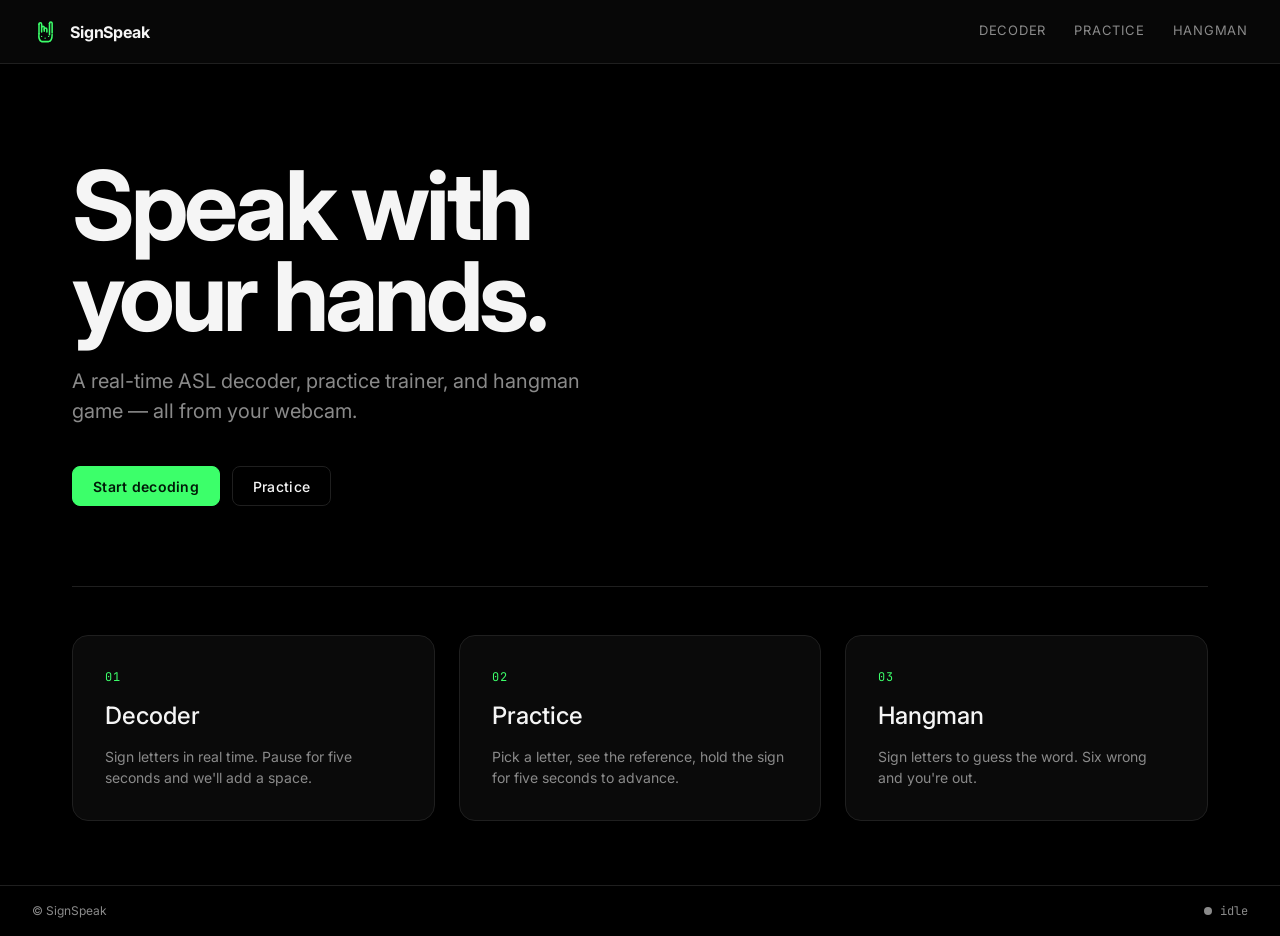
<file: frontend/index.html>
<!doctype html>
<html lang="en">
<head>
  <meta charset="utf-8" />
  <meta name="viewport" content="width=device-width, initial-scale=1" />
  <title>SignSpeak</title>
  <link rel="icon" href="assets/favicon.svg" type="image/svg+xml" />
  <link rel="stylesheet" href="css/tokens.css" />
  <link rel="stylesheet" href="css/base.css" />
  <link rel="stylesheet" href="css/components.css" />
</head>
<body>
  <header class="app-header">
    <a class="brand" href="index.html">
      <img src="assets/signspeak.svg" alt="" class="brand__mark" />
      <span class="brand__word">SignSpeak</span>
    </a>
    <nav class="app-nav">
      <a href="decoder.html">Decoder</a>
      <a href="practice.html">Practice</a>
      <a href="hangman.html">Hangman</a>
    </nav>
  </header>

  <main class="page page--landing">
    <section class="hero">
      <h1 class="hero__title">Speak with<br/>your hands.</h1>
      <p class="hero__lede">A real-time ASL decoder, practice trainer, and hangman game — all from your webcam.</p>
      <div class="hero__cta">
        <a class="btn btn--primary" href="decoder.html">Start decoding</a>
        <a class="btn btn--ghost" href="practice.html">Practice</a>
      </div>
    </section>

    <section class="features">
      <a class="feature" href="decoder.html">
        <div class="feature__num mono">01</div>
        <h2 class="feature__title">Decoder</h2>
        <p class="feature__desc">Sign letters in real time. Pause for five seconds and we'll add a space.</p>
      </a>
      <a class="feature" href="practice.html">
        <div class="feature__num mono">02</div>
        <h2 class="feature__title">Practice</h2>
        <p class="feature__desc">Pick a letter, see the reference, hold the sign for five seconds to advance.</p>
      </a>
      <a class="feature" href="hangman.html">
        <div class="feature__num mono">03</div>
        <h2 class="feature__title">Hangman</h2>
        <p class="feature__desc">Sign letters to guess the word. Six wrong and you're out.</p>
      </a>
    </section>
  </main>

  <footer class="app-footer">
    <span>© SignSpeak</span>
    <span class="status">
      <span class="status__dot" id="ws-status-dot"></span>
      <span id="ws-status-text">idle</span>
    </span>
  </footer>

  <script type="module" src="js/nav.js"></script>
</body>
</html>
</file>
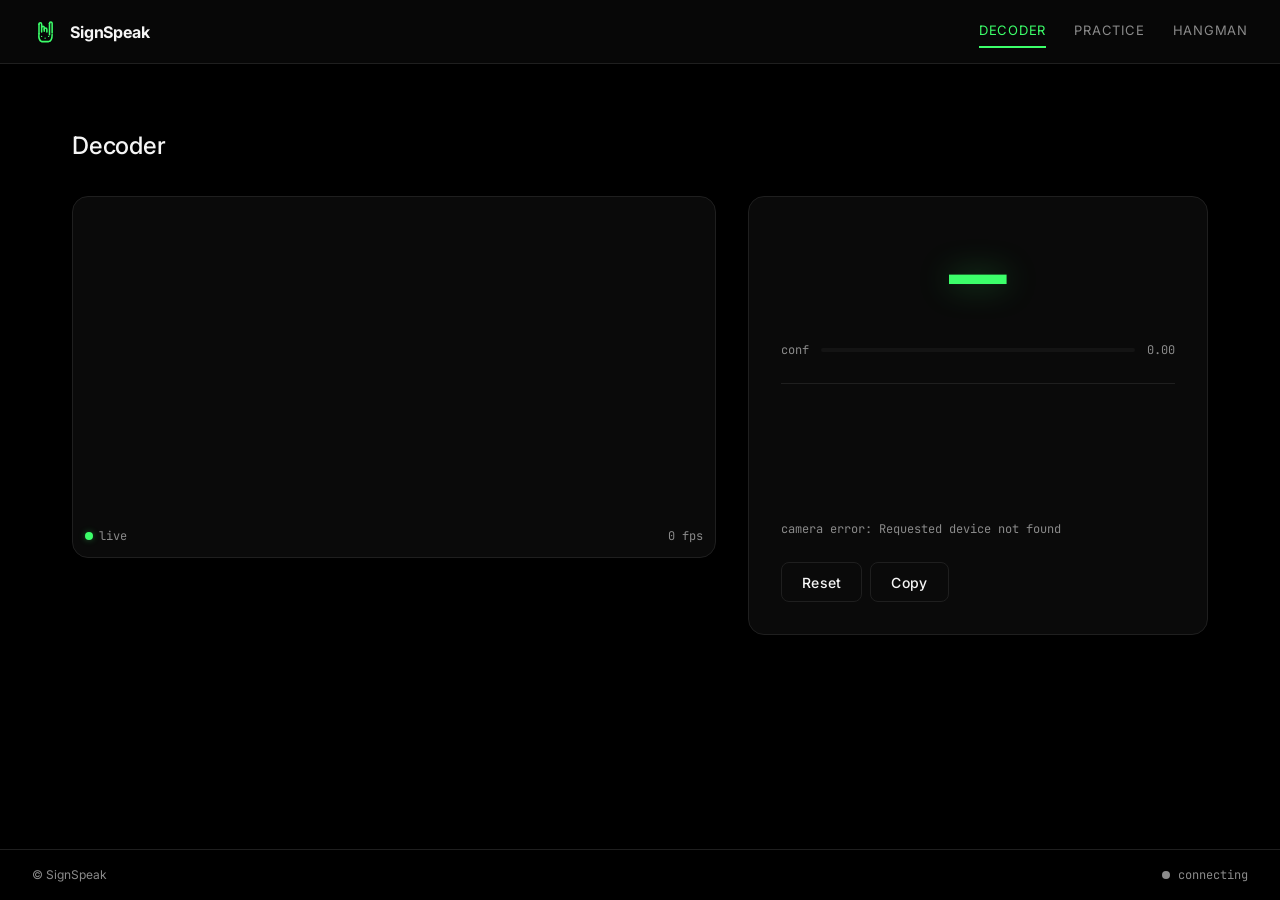
<file: frontend/decoder.html>
<!doctype html>
<html lang="en">
<head>
  <meta charset="utf-8" />
  <meta name="viewport" content="width=device-width, initial-scale=1" />
  <title>Decoder · SignSpeak</title>
  <link rel="icon" href="assets/favicon.svg" type="image/svg+xml" />
  <link rel="stylesheet" href="css/tokens.css" />
  <link rel="stylesheet" href="css/base.css" />
  <link rel="stylesheet" href="css/components.css" />
</head>
<body>
  <header class="app-header">
    <a class="brand" href="index.html">
      <img src="assets/signspeak.svg" alt="" class="brand__mark" />
      <span class="brand__word">SignSpeak</span>
    </a>
    <nav class="app-nav">
      <a href="decoder.html">Decoder</a>
      <a href="practice.html">Practice</a>
      <a href="hangman.html">Hangman</a>
    </nav>
  </header>

  <main class="page page--decoder">
    <h1 class="page__title">Decoder</h1>

    <div class="layout-2">
      <div class="camera-panel">
        <video id="cam-video" autoplay playsinline muted></video>
        <canvas id="cam-overlay"></canvas>
        <div class="camera-meta">
          <span class="rec"><span class="rec__dot"></span> live</span>
          <span class="mono" id="fps">0 fps</span>
        </div>
      </div>

      <aside class="card decoder-output">
        <div class="letter-big mono" id="letter">—</div>
        <div class="confidence">
          <span class="confidence__label mono">conf</span>
          <div class="confidence__bar"><div class="confidence__fill" id="conf-fill"></div></div>
          <span class="confidence__value mono" id="conf">0.00</span>
        </div>

        <div class="divider"></div>

        <div class="text-out mono" id="text-out"></div>
        <div class="hand-status mono" id="hand-status"></div>

        <div class="actions">
          <button class="btn btn--ghost" id="btn-reset">Reset</button>
          <button class="btn btn--ghost" id="btn-copy">Copy</button>
        </div>
      </aside>
    </div>
  </main>

  <footer class="app-footer">
    <span>© SignSpeak</span>
    <span class="status">
      <span class="status__dot" id="ws-status-dot"></span>
      <span id="ws-status-text">connecting</span>
    </span>
  </footer>

  <script type="module" src="js/nav.js"></script>
  <script type="module" src="js/decoder.js"></script>
</body>
</html>
</file>
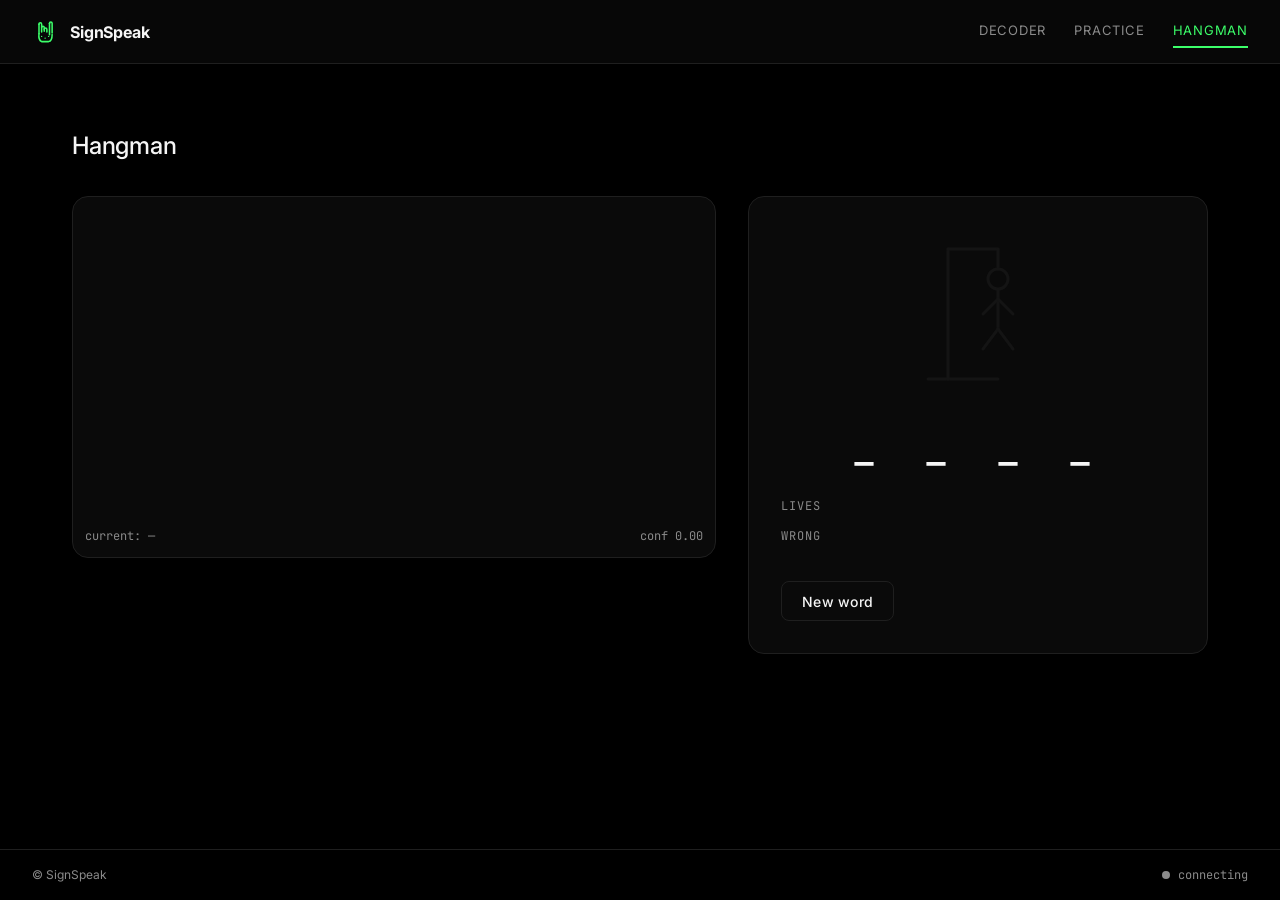
<file: frontend/hangman.html>
<!doctype html>
<html lang="en">
<head>
  <meta charset="utf-8" />
  <meta name="viewport" content="width=device-width, initial-scale=1" />
  <title>Hangman · SignSpeak</title>
  <link rel="icon" href="assets/favicon.svg" type="image/svg+xml" />
  <link rel="stylesheet" href="css/tokens.css" />
  <link rel="stylesheet" href="css/base.css" />
  <link rel="stylesheet" href="css/components.css" />
</head>
<body>
  <header class="app-header">
    <a class="brand" href="index.html">
      <img src="assets/signspeak.svg" alt="" class="brand__mark" />
      <span class="brand__word">SignSpeak</span>
    </a>
    <nav class="app-nav">
      <a href="decoder.html">Decoder</a>
      <a href="practice.html">Practice</a>
      <a href="hangman.html">Hangman</a>
    </nav>
  </header>

  <main class="page page--hangman">
    <h1 class="page__title">Hangman</h1>

    <div class="layout-2">
      <div class="camera-panel">
        <video id="cam-video" autoplay playsinline muted></video>
        <canvas id="cam-overlay"></canvas>
        <div class="camera-meta">
          <span class="mono">current: <span id="current-letter">—</span></span>
          <span class="mono">conf <span id="conf">0.00</span></span>
        </div>
      </div>

      <aside class="card hangman-panel">
        <svg class="hangman-figure" viewBox="0 0 120 160" aria-hidden="true">
          <line class="hpart" data-part="0" x1="10" y1="150" x2="80" y2="150"></line>
          <line class="hpart" data-part="0" x1="30" y1="150" x2="30" y2="20"></line>
          <line class="hpart" data-part="0" x1="30" y1="20" x2="80" y2="20"></line>
          <line class="hpart" data-part="0" x1="80" y1="20" x2="80" y2="40"></line>
          <circle class="hpart" data-part="1" cx="80" cy="50" r="10"></circle>
          <line class="hpart" data-part="2" x1="80" y1="60" x2="80" y2="100"></line>
          <line class="hpart" data-part="3" x1="80" y1="70" x2="65" y2="85"></line>
          <line class="hpart" data-part="4" x1="80" y1="70" x2="95" y2="85"></line>
          <line class="hpart" data-part="5" x1="80" y1="100" x2="65" y2="120"></line>
          <line class="hpart" data-part="6" x1="80" y1="100" x2="95" y2="120"></line>
        </svg>

        <div class="word-mask mono" id="word-mask">_ _ _ _</div>

        <div class="lives mono">
          <span class="lives__label">lives</span>
          <span id="lives-dots"></span>
        </div>

        <div class="wrong-list mono">
          <span class="wrong-list__label">wrong</span>
          <span id="wrong-list"></span>
        </div>

        <div class="actions">
          <button class="btn btn--ghost" id="btn-new">New word</button>
        </div>
      </aside>
    </div>

    <dialog id="end-dialog" class="modal">
      <h2 class="modal__title" id="end-title">You won.</h2>
      <p class="modal__body">The word was <span class="mono" id="end-word"></span>.</p>
      <div class="modal__actions">
        <a class="btn btn--ghost" href="index.html">Home</a>
        <button class="btn btn--primary" id="btn-again">New word</button>
      </div>
    </dialog>
  </main>

  <footer class="app-footer">
    <span>© SignSpeak</span>
    <span class="status">
      <span class="status__dot" id="ws-status-dot"></span>
      <span id="ws-status-text">connecting</span>
    </span>
  </footer>

  <script type="module" src="js/nav.js"></script>
  <script type="module" src="js/hangman.js"></script>
</body>
</html>
</file>
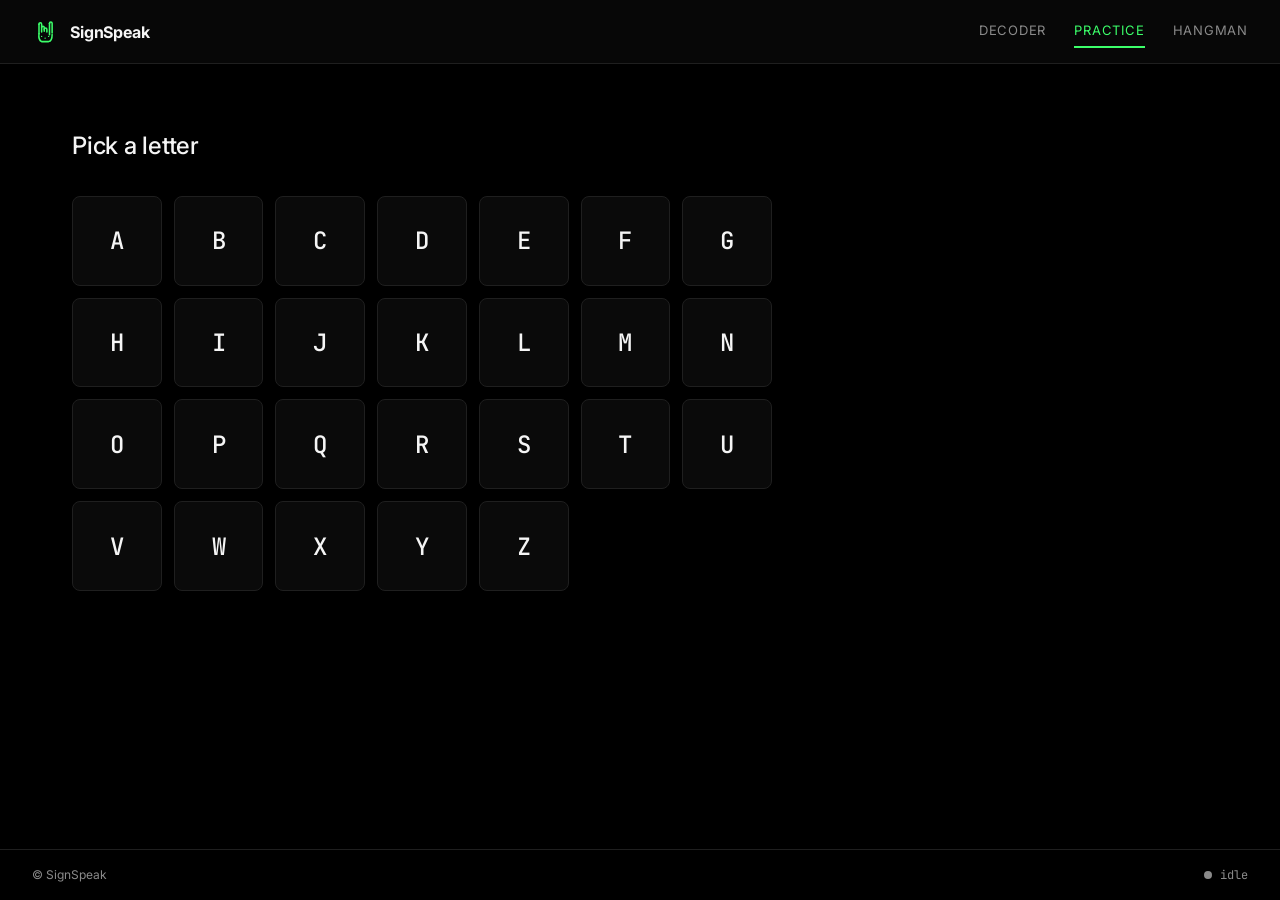
<file: frontend/practice.html>
<!doctype html>
<html lang="en">
<head>
  <meta charset="utf-8" />
  <meta name="viewport" content="width=device-width, initial-scale=1" />
  <title>Practice · SignSpeak</title>
  <link rel="icon" href="assets/favicon.svg" type="image/svg+xml" />
  <link rel="stylesheet" href="css/tokens.css" />
  <link rel="stylesheet" href="css/base.css" />
  <link rel="stylesheet" href="css/components.css" />
</head>
<body>
  <header class="app-header">
    <a class="brand" href="index.html">
      <img src="assets/signspeak.svg" alt="" class="brand__mark" />
      <span class="brand__word">SignSpeak</span>
    </a>
    <nav class="app-nav">
      <a href="decoder.html">Decoder</a>
      <a href="practice.html">Practice</a>
      <a href="hangman.html">Hangman</a>
    </nav>
  </header>

  <main class="page page--practice">
    <section id="letter-picker" class="letter-picker">
      <h1 class="page__title">Pick a letter</h1>
      <div class="letter-grid" id="letter-grid"></div>
    </section>

    <section id="practice-view" class="practice-view" hidden>
      <button class="back-link" id="btn-back">‹ back</button>

      <div class="layout-2">
        <div class="reference">
          <div class="reference__img-wrap">
            <img id="reference-img" alt="" />
            <div class="reference__placeholder mono" id="reference-placeholder">no reference image</div>
          </div>
          <div class="reference__target">
            <span class="reference__label mono">target</span>
            <span class="reference__letter mono" id="target-letter">—</span>
          </div>
        </div>

        <div class="camera-column">
          <div class="camera-panel">
            <video id="cam-video" autoplay playsinline muted></video>
            <canvas id="cam-overlay"></canvas>
            <svg class="ring" viewBox="0 0 120 120">
              <circle cx="60" cy="60" r="54" class="ring__bg"></circle>
              <circle cx="60" cy="60" r="54" class="ring__fg" id="ring-fg"></circle>
            </svg>
            <div class="hold-text mono" id="hold-text">0.0 / 5.0s</div>
          </div>
          <div class="feedback" id="feedback"></div>
        </div>
      </div>

      <div class="status-row">
        <span class="mono">current: <span id="current-letter">—</span></span>
        <span class="mono">conf <span id="conf">0.00</span></span>
      </div>
    </section>

    <dialog id="success-dialog" class="modal">
      <h2 class="modal__title">Nice.</h2>
      <p class="modal__body">You held <span id="success-letter" class="mono"></span> for 5 seconds.</p>
      <div class="modal__actions">
        <button class="btn btn--ghost" id="btn-exit">Exit</button>
        <button class="btn btn--primary" id="btn-next">Next letter</button>
      </div>
    </dialog>
  </main>

  <footer class="app-footer">
    <span>© SignSpeak</span>
    <span class="status">
      <span class="status__dot" id="ws-status-dot"></span>
      <span id="ws-status-text">idle</span>
    </span>
  </footer>

  <script type="module" src="js/nav.js"></script>
  <script type="module" src="js/practice.js"></script>
</body>
</html>
</file>
<file: frontend/css/tokens.css>
@import url("https://fonts.googleapis.com/css2?family=Inter:wght@400;500;600;700&family=JetBrains+Mono:wght@400;500;700&display=swap");

:root {
  --bg: #000000;
  --surface: #0A0A0A;
  --surface-2: #141414;
  --border: #1F1F1F;
  --border-hi: #2A4D33;

  --accent: #3CFF6A;
  --accent-dim: #1F8F3D;
  --accent-glow: rgba(60, 255, 106, 0.35);
  --accent-on: #001a08;

  --text: #F5F5F5;
  --text-dim: #8A8A8A;
  --danger: #FF5C5C;

  --font-display: "Inter", system-ui, -apple-system, "Segoe UI", Roboto, sans-serif;
  --font-mono: "JetBrains Mono", ui-monospace, "SF Mono", Menlo, monospace;

  --radius-sm: 8px;
  --radius-lg: 16px;

  --t-fast: 150ms ease-out;
  --t-med: 300ms ease-out;
  --t-slow: 500ms cubic-bezier(0.16, 1, 0.3, 1);
}
</file>
<file: frontend/css/base.css>
*, *::before, *::after { box-sizing: border-box; }
html, body { margin: 0; padding: 0; }
body {
  background: var(--bg);
  color: var(--text);
  font-family: var(--font-display);
  font-size: 16px;
  line-height: 1.5;
  -webkit-font-smoothing: antialiased;
  min-height: 100vh;
  display: flex;
  flex-direction: column;
}
a { color: inherit; text-decoration: none; }
button { font-family: inherit; }
img { display: block; max-width: 100%; }
h1, h2, h3 { margin: 0; }

.app-header {
  height: 64px;
  padding: 0 32px;
  display: flex;
  align-items: center;
  justify-content: space-between;
  border-bottom: 1px solid var(--border);
  background: rgba(10, 10, 10, 0.7);
  backdrop-filter: blur(12px);
  -webkit-backdrop-filter: blur(12px);
  position: sticky;
  top: 0;
  z-index: 10;
}

.brand {
  display: inline-flex;
  align-items: center;
  gap: 10px;
  font-weight: 700;
  letter-spacing: -0.01em;
  color: var(--text);
}
.brand__mark { width: 28px; height: 28px; }
.brand__word { font-size: 16px; }

.app-nav { display: flex; gap: 28px; }
.app-nav a {
  color: var(--text-dim);
  font-size: 13px;
  letter-spacing: 0.06em;
  text-transform: uppercase;
  padding: 6px 0;
  border-bottom: 2px solid transparent;
  transition: color var(--t-fast), border-color var(--t-fast);
}
.app-nav a:hover { color: var(--text); }
.app-nav a.is-active {
  color: var(--accent);
  border-bottom-color: var(--accent);
}

main.page {
  flex: 1;
  width: 100%;
  max-width: 1200px;
  margin: 0 auto;
  padding: 64px 32px;
  animation: fadeUp var(--t-slow) both;
}
@keyframes fadeUp {
  from { opacity: 0; transform: translateY(8px); }
  to   { opacity: 1; transform: translateY(0); }
}

.page__title {
  font-size: 24px;
  font-weight: 500;
  letter-spacing: -0.01em;
  margin: 0 0 32px;
}

.app-footer {
  padding: 16px 32px;
  display: flex;
  justify-content: space-between;
  align-items: center;
  border-top: 1px solid var(--border);
  color: var(--text-dim);
  font-size: 12px;
}
.status { display: inline-flex; align-items: center; gap: 8px; font-family: var(--font-mono); }
.status__dot {
  width: 8px; height: 8px; border-radius: 50%;
  background: var(--text-dim);
  transition: background var(--t-fast), box-shadow var(--t-fast);
}
.status__dot.is-connected {
  background: var(--accent);
  box-shadow: 0 0 8px var(--accent-glow);
}
.status__dot.is-error { background: var(--danger); }

.layout-2 {
  display: grid;
  grid-template-columns: 1.4fr 1fr;
  gap: 32px;
}
@media (max-width: 900px) {
  .layout-2 { grid-template-columns: 1fr; }
}

.mono { font-family: var(--font-mono); font-feature-settings: "tnum"; }
.divider { height: 1px; background: var(--border); margin: 24px 0; }

@media (max-width: 600px) {
  .app-header { padding: 0 16px; }
  main.page { padding: 32px 16px; }
  .app-nav { gap: 16px; }
}
</file>
<file: frontend/css/components.css>
/* =========================================================
   Buttons
   ========================================================= */
.btn {
  display: inline-flex;
  align-items: center;
  justify-content: center;
  height: 40px;
  padding: 0 20px;
  border-radius: var(--radius-sm);
  font-size: 14px;
  font-weight: 500;
  letter-spacing: 0.02em;
  cursor: pointer;
  border: 1px solid var(--border);
  background: transparent;
  color: var(--text);
  transition: all var(--t-fast);
}
.btn:hover { border-color: var(--border-hi); color: var(--accent); }
.btn:focus-visible {
  outline: none;
  border-color: var(--accent);
  box-shadow: 0 0 0 3px var(--accent-glow);
}
.btn--primary {
  background: var(--accent);
  color: var(--accent-on);
  border-color: var(--accent);
  font-weight: 600;
}
.btn--primary:hover {
  color: var(--accent-on);
  box-shadow: 0 0 24px var(--accent-glow);
}
.btn--danger { color: var(--danger); border-color: var(--danger); }

/* =========================================================
   Card
   ========================================================= */
.card {
  background: var(--surface);
  border: 1px solid var(--border);
  border-radius: var(--radius-lg);
  padding: 32px;
}

/* =========================================================
   Camera panel (used on all three modes)
   ========================================================= */
.camera-panel {
  position: relative;
  aspect-ratio: 16 / 9;
  background: var(--surface);
  border: 1px solid var(--border);
  border-radius: var(--radius-lg);
  overflow: hidden;
}
.camera-panel video,
.camera-panel canvas {
  position: absolute;
  inset: 0;
  width: 100%;
  height: 100%;
  object-fit: cover;
  transform: scaleX(-1); /* selfie mirror */
}
.camera-panel canvas { pointer-events: none; }
.camera-meta {
  position: absolute;
  bottom: 12px;
  left: 12px;
  right: 12px;
  display: flex;
  justify-content: space-between;
  align-items: center;
  font-size: 12px;
  color: var(--text-dim);
  font-family: var(--font-mono);
  pointer-events: none;
}
.rec { display: inline-flex; align-items: center; gap: 6px; }
.rec__dot {
  width: 8px; height: 8px; border-radius: 50%;
  background: var(--accent);
  box-shadow: 0 0 6px var(--accent-glow);
  animation: pulse 2s ease-in-out infinite;
}
@keyframes pulse {
  0%, 100% { opacity: 1; }
  50% { opacity: 0.4; }
}

/* =========================================================
   Landing
   ========================================================= */
.hero { padding: 32px 0 80px; }
.hero__title {
  font-size: 96px;
  font-weight: 700;
  letter-spacing: -0.04em;
  margin: 0 0 24px;
  line-height: 0.95;
}
.hero__lede {
  font-size: 20px;
  color: var(--text-dim);
  margin: 0 0 40px;
  max-width: 560px;
}
.hero__cta { display: flex; gap: 12px; flex-wrap: wrap; }

.features {
  display: grid;
  grid-template-columns: repeat(3, 1fr);
  gap: 24px;
  border-top: 1px solid var(--border);
  padding-top: 48px;
}
@media (max-width: 800px) {
  .features { grid-template-columns: 1fr; }
  .hero__title { font-size: 56px; }
}
.feature {
  background: var(--surface);
  border: 1px solid var(--border);
  border-radius: var(--radius-lg);
  padding: 32px;
  display: flex;
  flex-direction: column;
  gap: 12px;
  transition: border-color var(--t-fast), transform var(--t-fast);
}
.feature:hover {
  border-color: var(--border-hi);
  transform: translateY(-2px);
}
.feature__num {
  color: var(--accent);
  font-size: 12px;
  letter-spacing: 0.08em;
}
.feature__title { font-size: 24px; font-weight: 500; }
.feature__desc { color: var(--text-dim); margin: 0; font-size: 14px; }

/* =========================================================
   Decoder
   ========================================================= */
.decoder-output { display: flex; flex-direction: column; }
.letter-big {
  font-size: 96px;
  line-height: 1;
  color: var(--accent);
  text-shadow: 0 0 32px var(--accent-glow);
  text-align: center;
  margin-bottom: 16px;
  font-weight: 500;
}
.confidence {
  display: grid;
  grid-template-columns: auto 1fr auto;
  align-items: center;
  gap: 12px;
  font-size: 12px;
  color: var(--text-dim);
}
.confidence__bar {
  height: 4px;
  background: var(--surface-2);
  border-radius: 2px;
  overflow: hidden;
}
.confidence__fill {
  height: 100%;
  width: 0%;
  background: var(--accent);
  transition: width var(--t-fast);
  box-shadow: 0 0 8px var(--accent-glow);
}
.text-out {
  font-size: 28px;
  line-height: 1.4;
  letter-spacing: 0.06em;
  min-height: 100px;
  word-break: break-word;
  white-space: pre-wrap;
}
.hand-status {
  font-size: 12px;
  color: var(--text-dim);
  margin-top: 12px;
  min-height: 18px;
}
.actions {
  display: flex;
  gap: 8px;
  margin-top: auto;
  padding-top: 24px;
}

/* =========================================================
   Practice
   ========================================================= */
.letter-picker { max-width: 700px; }
.letter-grid {
  display: grid;
  grid-template-columns: repeat(7, 1fr);
  gap: 12px;
}
@media (max-width: 600px) { .letter-grid { grid-template-columns: repeat(5, 1fr); } }

.tile {
  aspect-ratio: 1;
  background: var(--surface);
  border: 1px solid var(--border);
  border-radius: var(--radius-sm);
  font-family: var(--font-mono);
  font-size: 24px;
  font-weight: 500;
  color: var(--text);
  cursor: pointer;
  transition: all var(--t-fast);
}
.tile:hover {
  border-color: var(--accent);
  color: var(--accent);
  box-shadow: 0 0 24px var(--accent-glow);
}
.tile:focus-visible { outline: none; border-color: var(--accent); }

.reference {
  background: var(--surface);
  border: 1px solid var(--border);
  border-radius: var(--radius-lg);
  padding: 32px;
  display: flex;
  flex-direction: column;
  align-items: center;
  gap: 24px;
}
.reference__img-wrap {
  position: relative;
  width: 100%;
  aspect-ratio: 1;
  background: var(--surface-2);
  border-radius: var(--radius-sm);
  display: flex;
  align-items: center;
  justify-content: center;
  overflow: hidden;
}
.reference__img-wrap img {
  width: 100%; height: 100%; object-fit: contain;
  display: none;
}
.reference__img-wrap img.is-loaded { display: block; }
.reference__placeholder {
  color: var(--text-dim);
  font-size: 12px;
  letter-spacing: 0.08em;
  text-transform: uppercase;
}
.reference__img-wrap img.is-loaded + .reference__placeholder { display: none; }

.reference__target { display: flex; flex-direction: column; align-items: center; gap: 4px; }
.reference__label {
  font-size: 12px;
  color: var(--text-dim);
  letter-spacing: 0.08em;
  text-transform: uppercase;
}
.reference__letter {
  font-size: 96px;
  line-height: 1;
  color: var(--accent);
  text-shadow: 0 0 32px var(--accent-glow);
  font-weight: 500;
}

.ring {
  position: absolute;
  top: 16px; right: 16px;
  width: 80px; height: 80px;
  pointer-events: none;
}
.ring__bg { fill: none; stroke: rgba(60, 255, 106, 0.15); stroke-width: 4; }
.ring__fg {
  fill: none;
  stroke: var(--accent);
  stroke-width: 4;
  stroke-linecap: round;
  stroke-dasharray: 339.292;
  stroke-dashoffset: 339.292;
  transform: rotate(-90deg);
  transform-origin: 60px 60px;
  transition: stroke-dashoffset var(--t-med);
  filter: drop-shadow(0 0 6px var(--accent-glow));
}
.hold-text {
  position: absolute;
  top: 100px;
  right: 16px;
  font-size: 12px;
  color: var(--text-dim);
  text-align: right;
  width: 80px;
  pointer-events: none;
}
.camera-column {
  display: flex;
  flex-direction: column;
}
.feedback {
  margin-top: 16px;
  text-align: center;
  font-size: 28px;
  font-weight: 500;
  letter-spacing: -0.01em;
  min-height: 40px;
  color: var(--text-dim);
  transition: color var(--t-fast), text-shadow var(--t-fast);
}
.feedback.is-correct {
  color: var(--accent);
  text-shadow: 0 0 24px var(--accent-glow);
}
.feedback.is-incorrect {
  color: var(--text-dim);
}

.back-link {
  background: none;
  border: none;
  color: var(--text-dim);
  font-size: 14px;
  margin-bottom: 24px;
  cursor: pointer;
  padding: 0;
  font-family: inherit;
}
.back-link:hover { color: var(--text); }
.status-row {
  display: flex;
  gap: 32px;
  margin-top: 24px;
  font-size: 14px;
  color: var(--text-dim);
}

/* =========================================================
   Hangman
   ========================================================= */
.hangman-panel { display: flex; flex-direction: column; gap: 12px; }
.hangman-figure { width: 120px; align-self: center; }
.hpart {
  fill: none;
  stroke: var(--surface-2);
  stroke-width: 3;
  stroke-linecap: round;
  transition: stroke var(--t-med), filter var(--t-med);
}
.hpart.is-shown {
  stroke: var(--accent);
  filter: drop-shadow(0 0 4px var(--accent-glow));
}

.word-mask {
  font-size: 40px;
  letter-spacing: 0.3em;
  text-align: center;
  color: var(--text);
  margin: 16px 0 8px;
  font-weight: 500;
}

.lives, .wrong-list {
  display: flex;
  justify-content: space-between;
  align-items: center;
  font-size: 12px;
  color: var(--text-dim);
}
.lives__label, .wrong-list__label {
  letter-spacing: 0.08em;
  text-transform: uppercase;
}
#wrong-list { color: var(--danger); letter-spacing: 0.2em; }
#lives-dots { display: inline-flex; gap: 4px; }
#lives-dots .dot {
  display: inline-block;
  width: 8px; height: 8px; border-radius: 50%;
  background: var(--accent);
  box-shadow: 0 0 4px var(--accent-glow);
}
#lives-dots .dot.gone { background: var(--surface-2); box-shadow: none; }

/* =========================================================
   Modals
   ========================================================= */
.modal {
  background: var(--surface);
  border: 1px solid var(--border-hi);
  border-radius: var(--radius-lg);
  padding: 40px;
  color: var(--text);
  min-width: 360px;
  max-width: 480px;
  box-shadow: 0 0 64px var(--accent-glow);
}
.modal::backdrop {
  background: rgba(0, 0, 0, 0.7);
  backdrop-filter: blur(4px);
  -webkit-backdrop-filter: blur(4px);
}
.modal__title { font-size: 28px; margin: 0 0 12px; font-weight: 500; }
.modal__body { color: var(--text-dim); margin: 0 0 24px; }
.modal__actions { display: flex; gap: 8px; justify-content: flex-end; }
</file>
